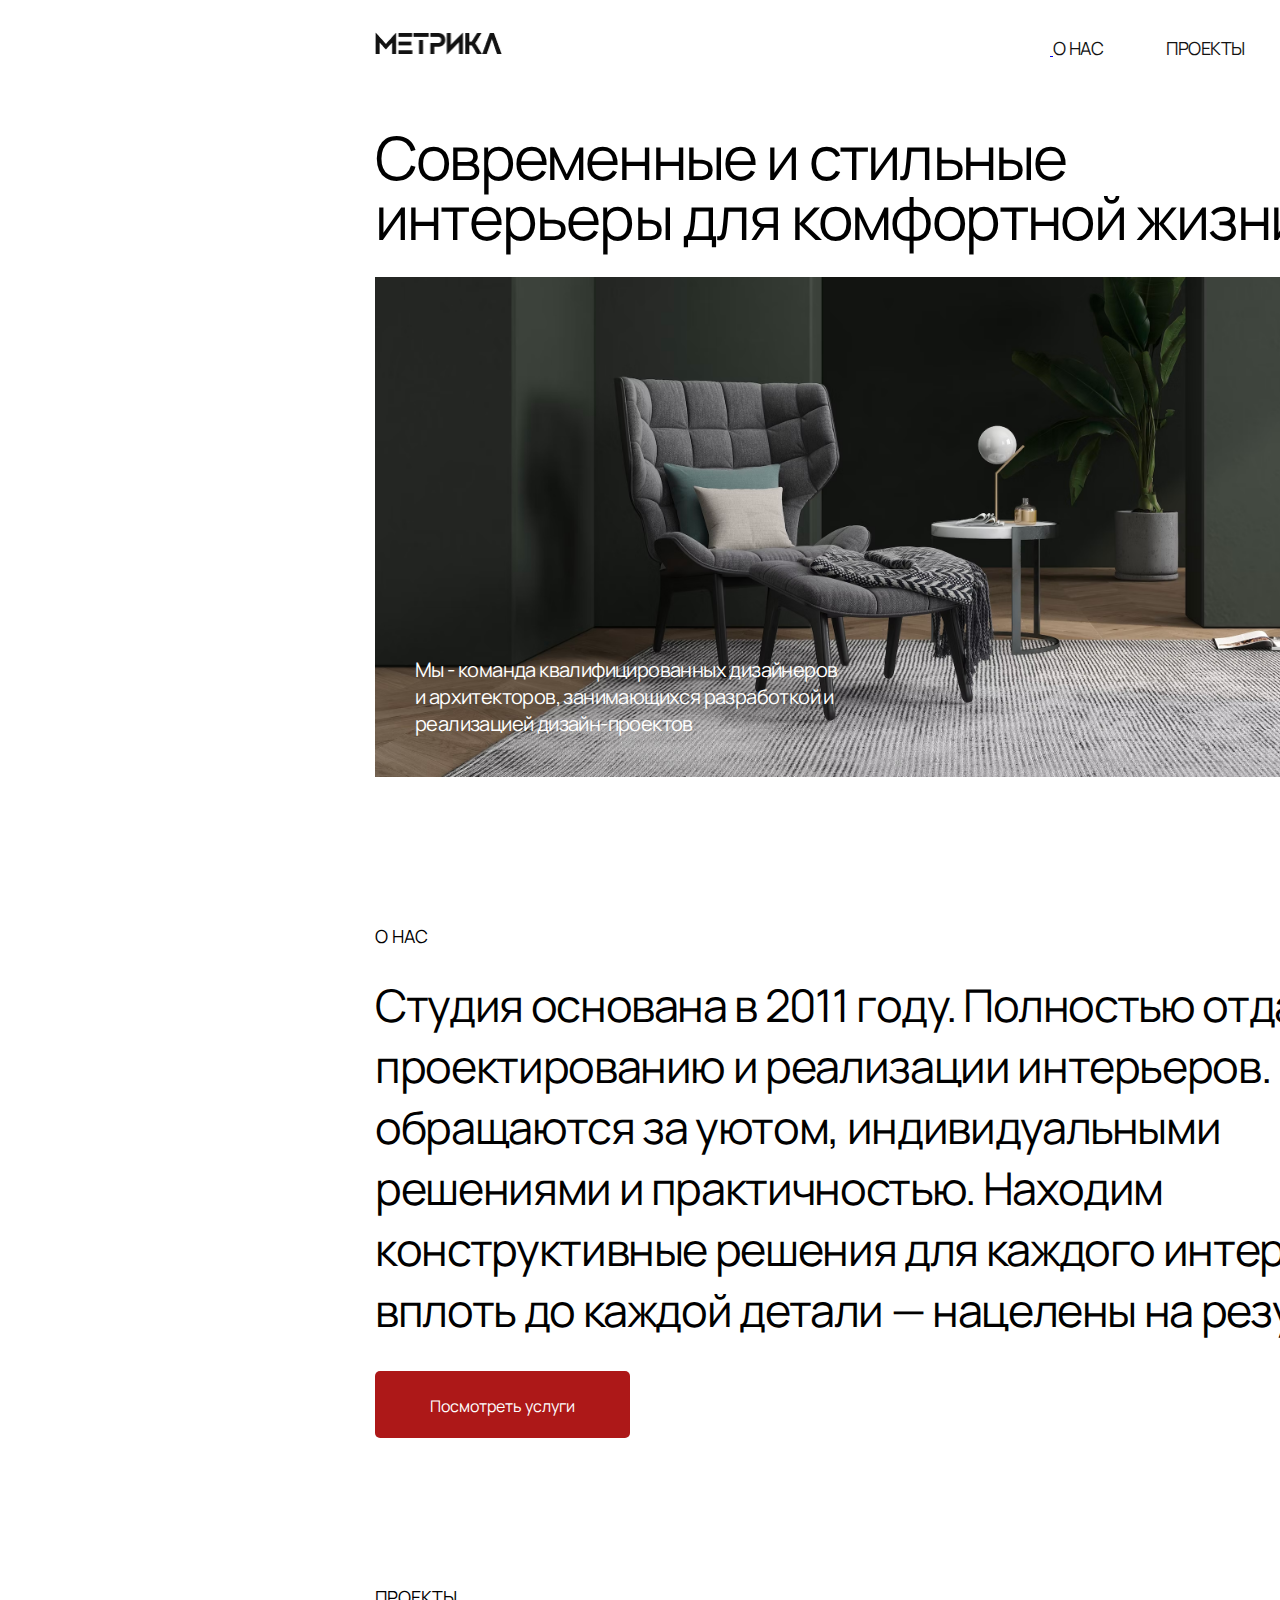
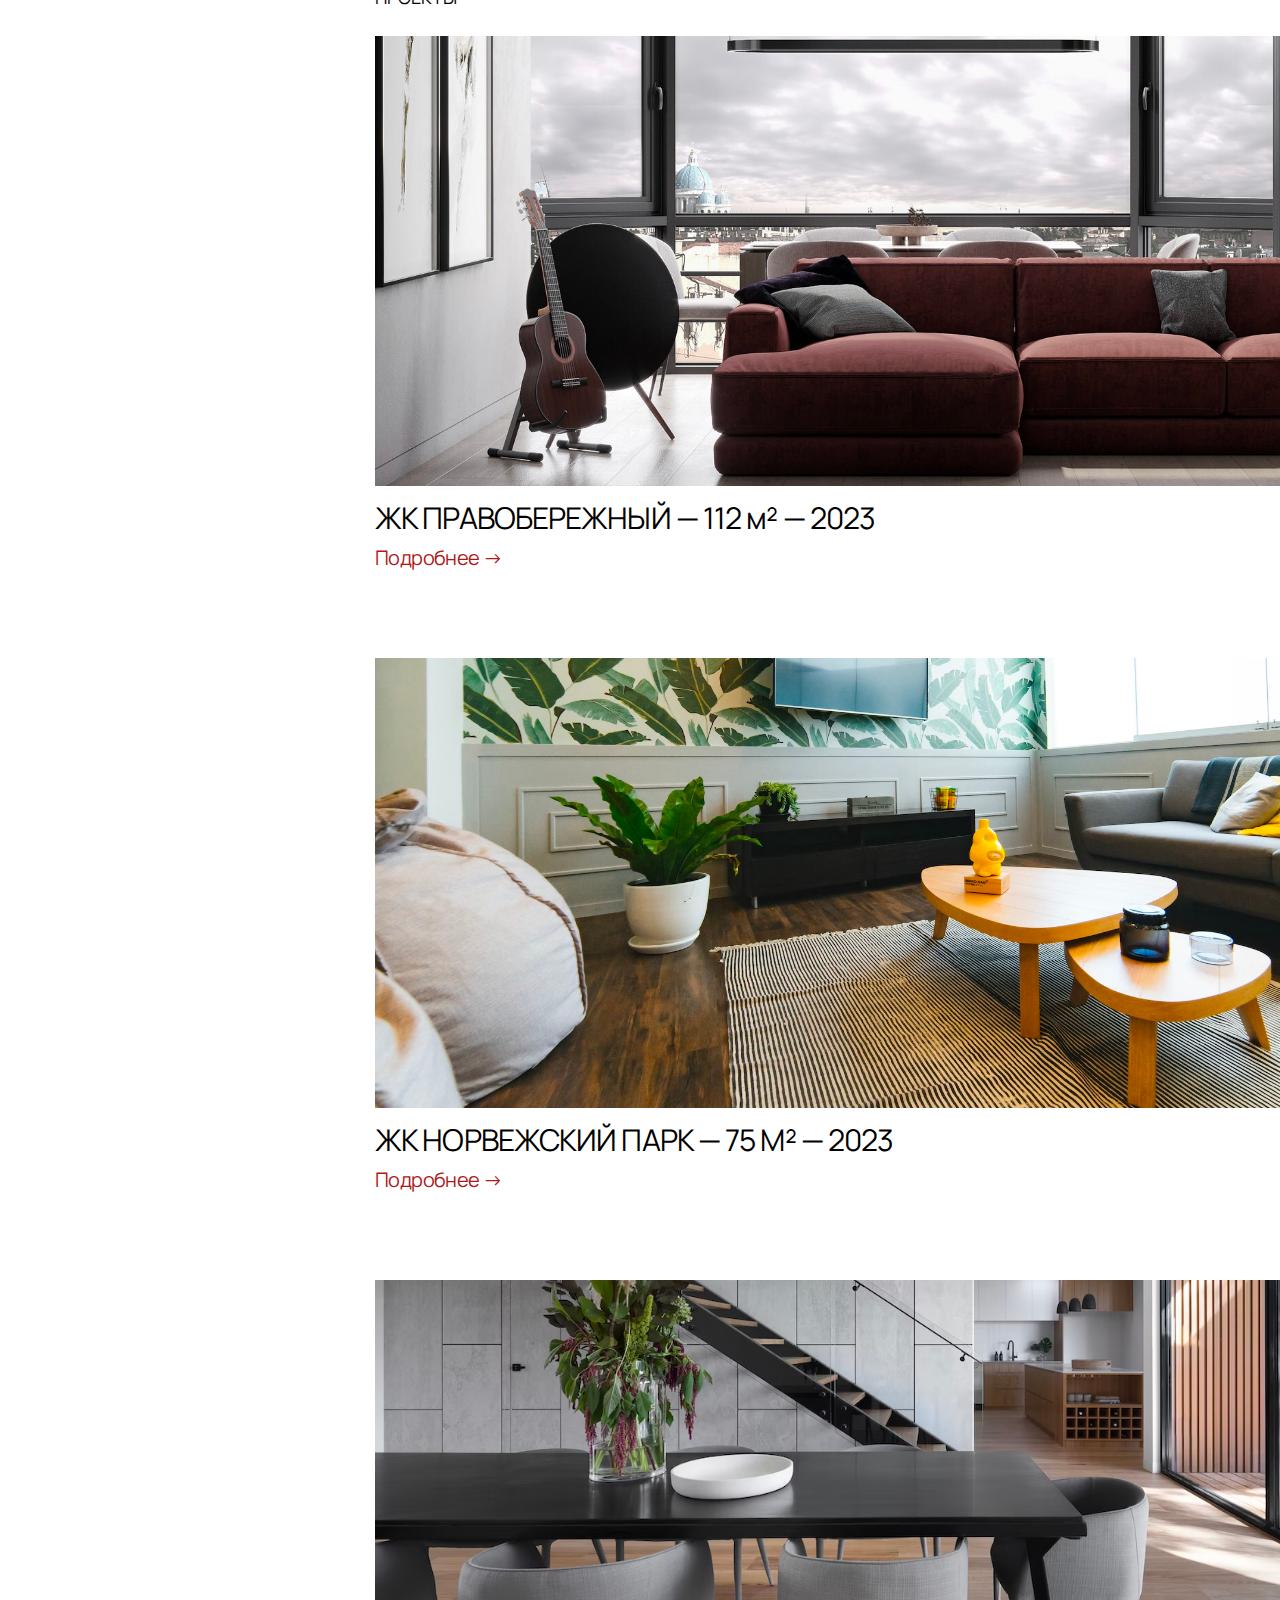
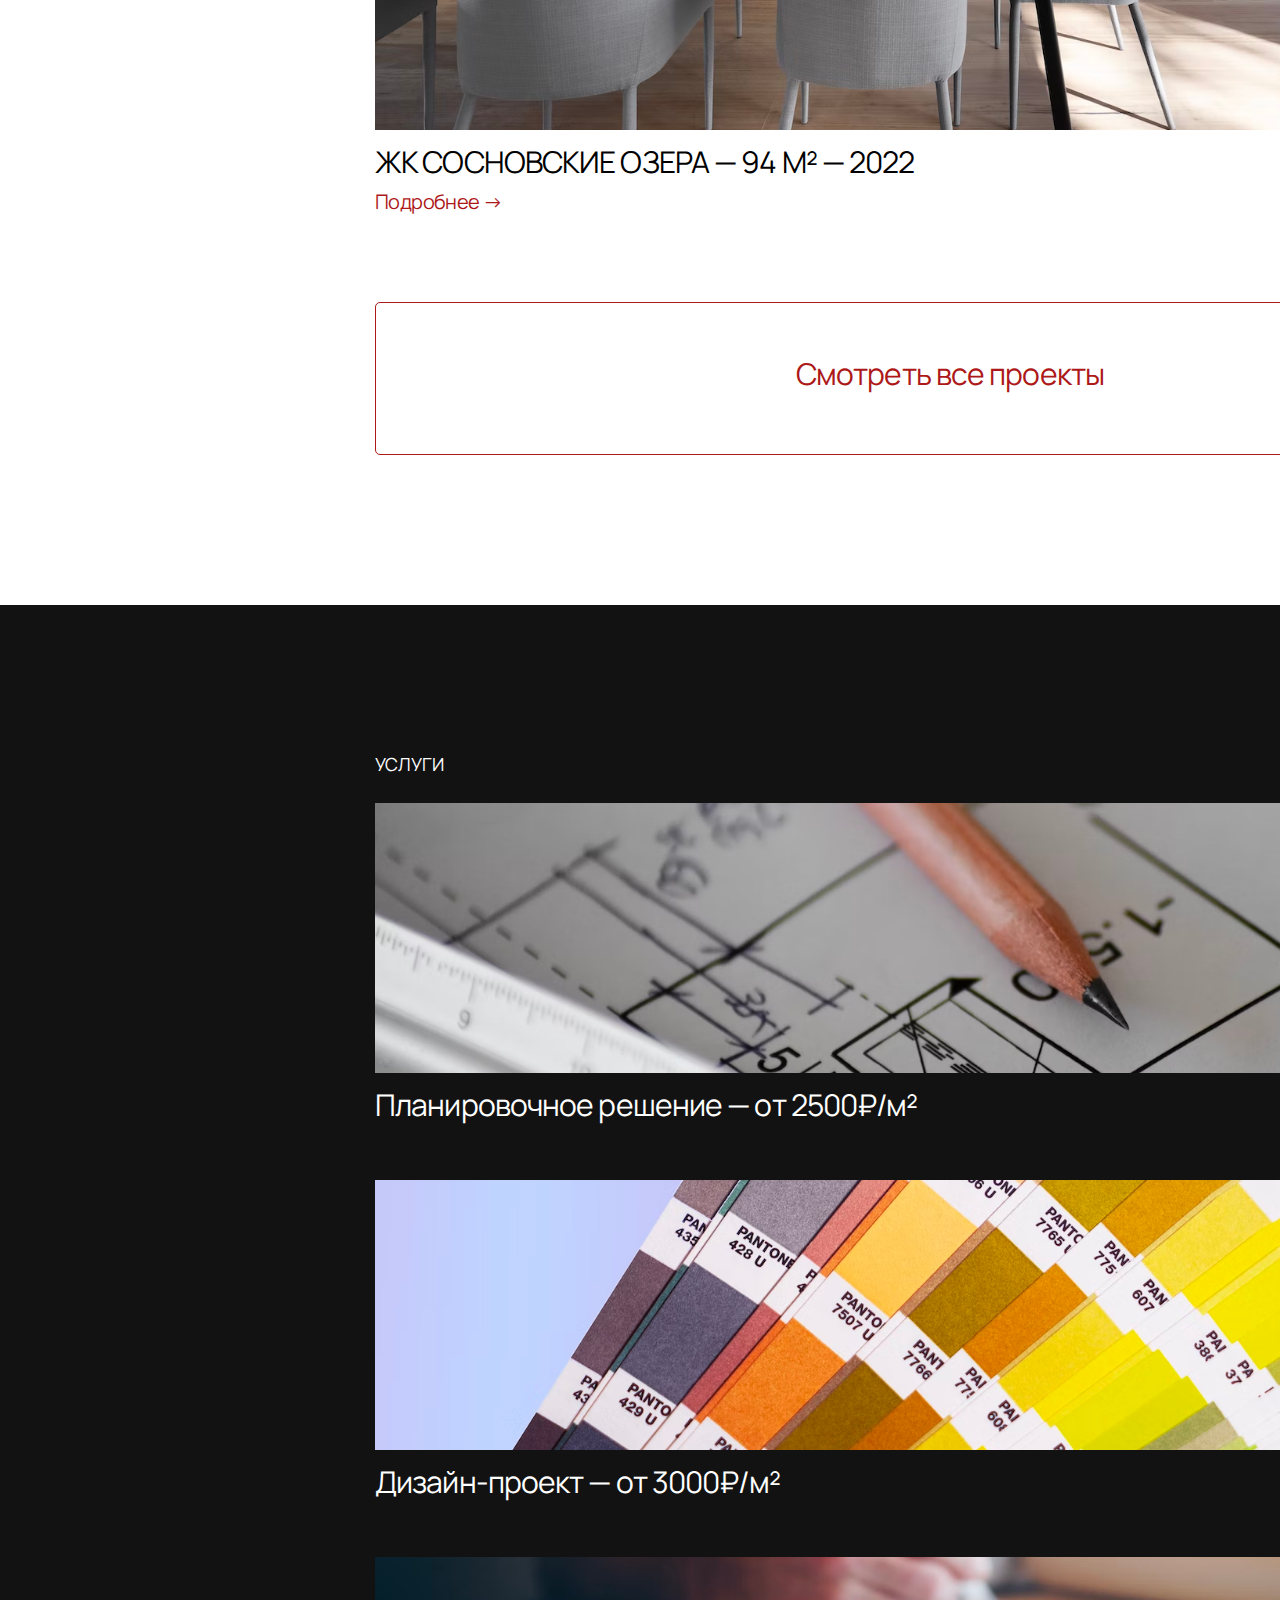
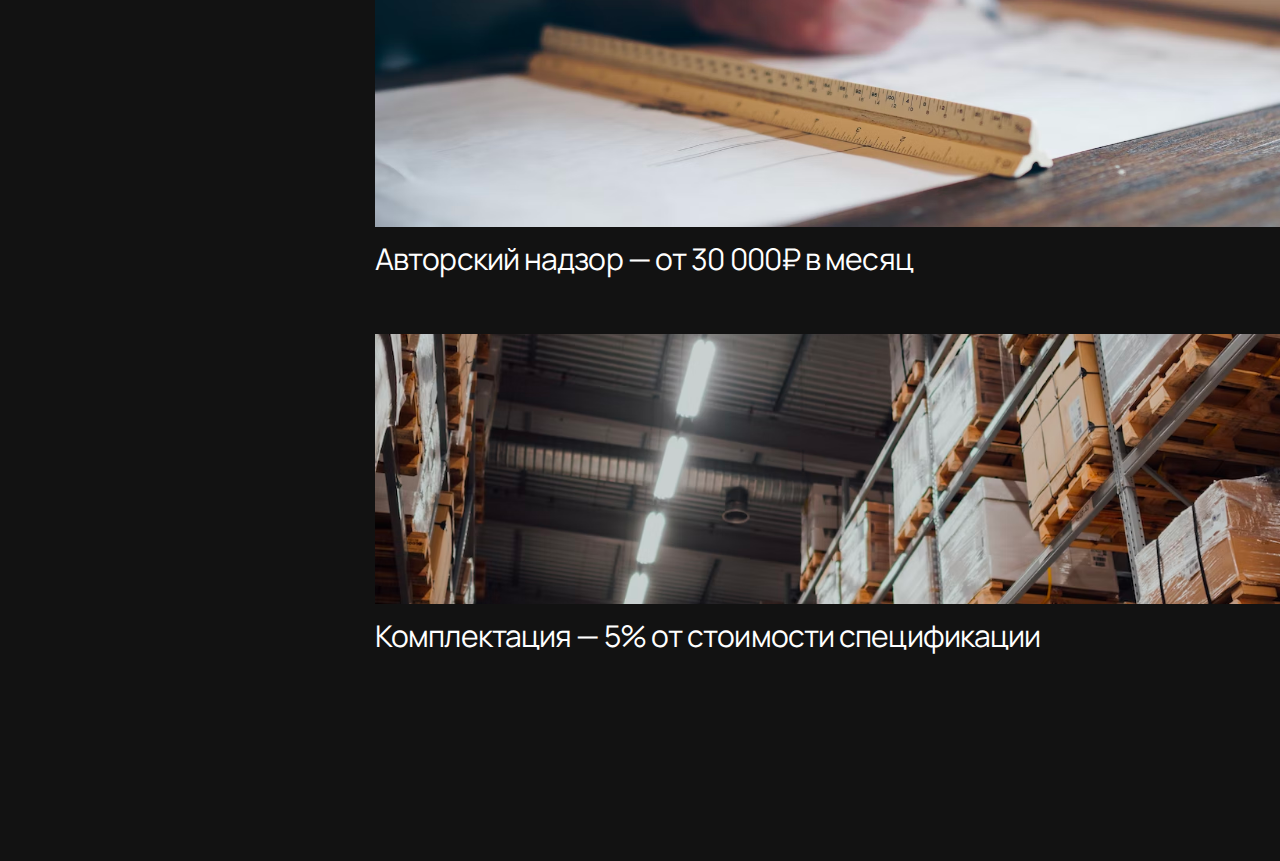
<file: index.html>
<!DOCTYPE html>
<html lang="ru">

<head>
  <meta charset="UTF-8" />
  <link rel="stylesheet" href="styles/reset.css" />
  <link rel="preconnect" href="https://fonts.googleapis.com" />
  <link rel="preconnect" href="https://fonts.gstatic.com" crossorigin />
  <link
    href="https://fonts.googleapis.com/css2?family=Manrope:wght@200..800&family=Raleway:ital,wght@0,100..900;1,100..900&display=swap"
    rel="stylesheet" />
  <link rel="stylesheet" href="styles/styles.css" />
  <title>Сайт</title>
</head>

<body>
  <div class="section-white">
    <div class="header">
      <div class="nav-bar">
        <a href="/index.html">
          <img class="logo" src="./resources/metrika.png" width="127" alt="Метрика-логотип">
        </a>
        <a class="nav__link" href="//">О НАС</a>
        <a class="nav__link" href="//">ПРОЕКТЫ</a>
        <a class="nav__link" href="//">УСЛУГИ</a>
        <a class="nav__link last" href="//">КОНТАКТЫ</a>
      </div>
    </div>
    <div class="main">
      <div class="title-head">
        <h1>Современные и стильные интерьеры для комфортной жизни</h1>
        <div class="title__img">
          <p class="title__img__text">
            Мы - команда квалифицированных дизайнеров и архитекторов,
            занимающихся разработкой и реализацией дизайн-проектов
          </p>
        </div>
      </div>
      <div class="description">
        <h2>О НАС</h2>
        <p class="description__text">
          Студия основана в 2011 году. Полностью отдаемся проектированию и
          реализации интерьеров. К нам обращаются за уютом, индивидуальными
          решениями и практичностью. Находим конструктивные решения для каждого
          интерьера, вплоть до каждой детали — нацелены на результат.
        </p>
        <a class="btn" href="/404">Посмотреть услуги</a>
      </div>
      <ul class="projects">
        <h2>ПРОЕКТЫ</h2>
        <li class="project">
          <img class="projects__img" src="./resources/bereg.png" alt="Красный диван" />
          <p class="project__name">ЖК ПРАВОБЕРЕЖНЫЙ — 112 м² — 2023</p>
          <a class="project__link" href="//">Подробнее →</a>
        </li>
        <li class="project">
          <img class="projects__img" src="./resources/park.png" alt="Гостинная" />
          <p class="project__name">ЖК НОРВЕЖСКИЙ ПАРК — 75 М² — 2023</p>
          <a class="project__link" href="//">Подробнее →</a>
        </li>
        <li class="project">
          <img class="projects__img" src="./resources/ozera.png" alt="Интерьер кухни" />
          <p class="project__name">ЖК СОСНОВСКИЕ ОЗЕРА — 94 М² — 2022</p>
          <a class="project__link" href="//">Подробнее →</a>
        </li>
        <div>
          <a class="projects__btn">Смотреть все проекты</a>
        </div>
      </ul>
    </div>
  </div>
  <div class="section-black">
    <div class="section">
      <ul class="services">
        <h2>Услуги</h2>
        <li class="service">
          <img class="service__img" src="./resources/plan-resh.png" alt="Карандаш на бумаге" />
          <p class="service__name">Планировочное решение — от 2500₽/м²</p>
        </li>
        <li class="service">
          <img class="service__img" src="./resources/design-proj.png" alt="Палитра PANTONE" />
          <p class="service__name">Дизайн-проект — от 3000₽/м²</p>
        </li>
        <li class="service">
          <img class="service__img" src="./resources/author-control.png" alt="Подготовка чертежа" />
          <p class="service__name">Авторский надзор — от 30 000₽ в месяц</p>
        </li>
        <li class="service">
          <img class="service__img" src="./resources/komplektaciya.png" alt="Паллеты на складе" />
          <p class="service__name">Комплектация — 5% от стоимости спецификации</p>
        </li>
      </ul>
    </div>
  </div>
</body>

</html>
</file>
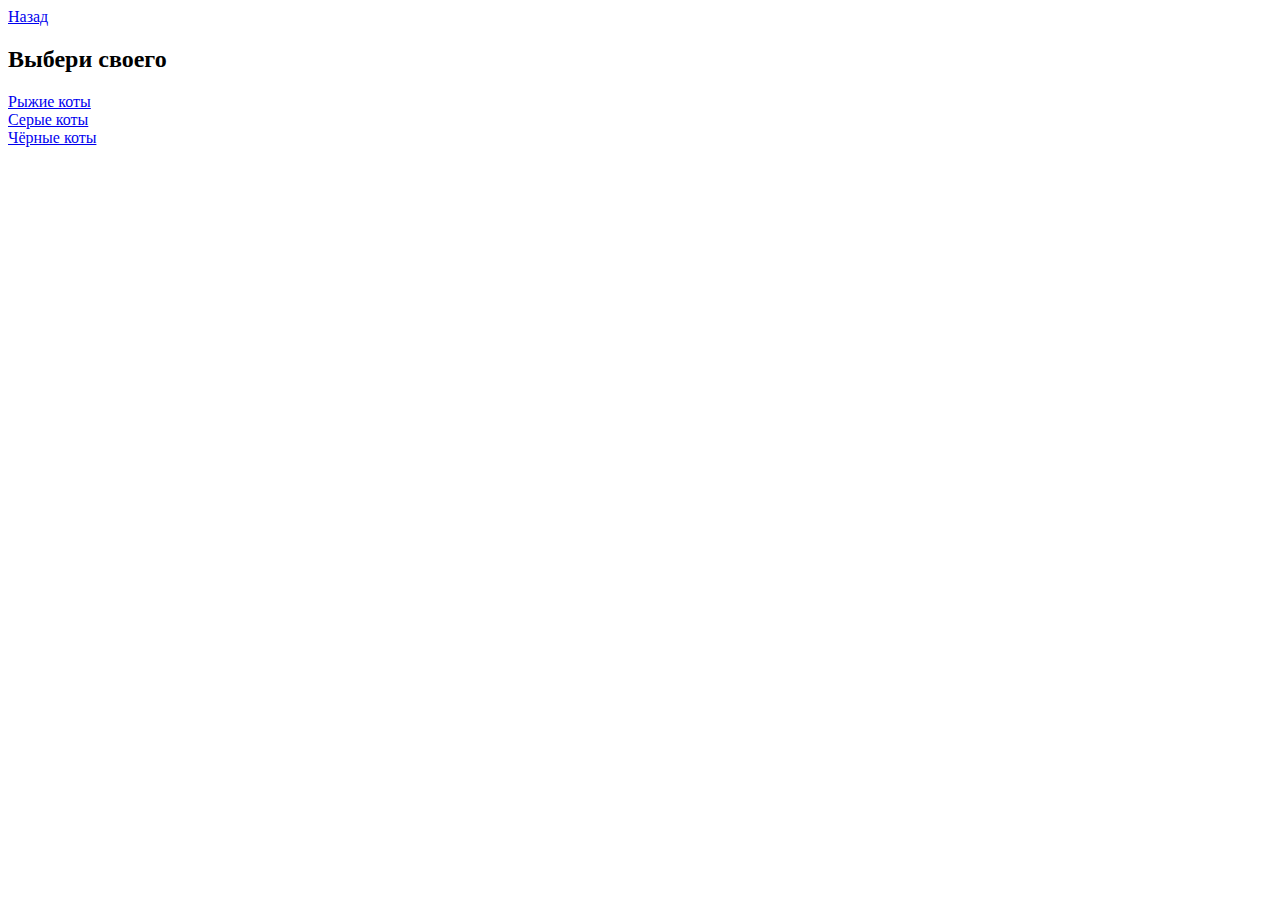
<file: cats.html>
<!DOCTYPE html>
<html lang="ru">
<head>
    <meta charset="UTF-8">
    <title>Котовый список</title>
    <link rel="stylesheet" href="index.css">
</head>
<body>
    <header>
    <a href="index.html">Назад</a>
    <h2>Выбери своего</h2>
    </header>
    <main>
    <div>
    <a href="https://yandex.ru/images/search?from=tabbar&text=рыжие%20коты">Рыжие коты</a>
    </div>
    <div>
    <a href="https://yandex.ru/images/search?from=tabbar&text=серые%20коты">Серые коты</a>
    </div>
    <div>
    <a href="https://yandex.ru/images/search?from=tabbar&text=чёрные%20коты">Чёрные коты</a>
    </div>
    </main>
</body>
</html>
</file>
<file: styles/styles.css>
body {
  font-family: "Manrope", sans-serif;
  width: 100%;
}

.section-white {
  background-color: #ffffff;
  min-width: 1900px;
}

.header {
  width: 1400px;
  min-width: 1400px;
  margin: 32px auto 70px;
  padding: 0 125px 0;

}

.nav-bar {
  display: inline-block;
  position: relative;
}

.logo {
  margin-right: 548px;
  display: inline-block;

}

.nav__link {
  margin-right: 60px;
  font-weight: 400;
  font-size: 18px;
  line-height: 18px;
  letter-spacing: -0.03em;
  color: #121212;
  text-decoration: none;
  display: inline-block;

}

.last {
  margin-right: 0px;
  float: right;
  position: absolute;
  bottom: 0px;
}

.nav__link:active {
  text-decoration-line: line-through;
}

.main {
  width: 1400px;
  margin: 0 auto;
  background-color: #ffffff;
  padding: 0 125px 0;
}

.title-head {
  width: 1150px;
  height: 650px;
}

h1 {
  width: 956px;
  font-weight: 400;
  font-size: 60px;
  line-height: 60px;
  text-align: left;
  margin-bottom: 30px;
  letter-spacing: -0.03em;
}

.title__img {
  background-image: url(../resources/h1background.png);
  width: 1150px;
  height: 500px;
  background-size: cover;
  background-repeat: no-repeat;
  background-position: bottom;
  position: relative;
}

.title__img__text {
  font-weight: 400;
  font-size: 20px;
  line-height: 27px;
  color: #ffffff;
  width: 430px;
  height: 81px;
  letter-spacing: -0.03em;
  position: absolute;
  left: 40px;
  bottom: 40px;
}

h2 {
  font-weight: 400;
  font-size: 18px;
  line-height: 100%;
  text-transform: uppercase;
  padding-top: 150px;
  margin-bottom: 30px;
}

.description {
  width: 1051px;
}

p.description__text {
  width: 100%;
  font-weight: 400;
  font-size: 45px;
  line-height: 61px;
  margin-bottom: 30px;
  text-align: left;
  letter-spacing: -0.03em;
}

.btn {
  width: 255px;
  height: 67px;
  background-color: #ad1818;
  color: #ffffff;
  border-radius: 5px;
  padding: 20px 40px;
  display: block;
  text-align: center;
  line-height: 30px;
  cursor: pointer;
  text-decoration: none;
}

.projects {
  width: 1150px;
  margin-bottom: 150px;
}

.project {
  width: 100%;
  margin-bottom: 90px;
}

.projects__img {
  margin-bottom: 15px;
  width: 1150px;
  height: 450px;
  object-fit: cover;
  object-position: 0 92%;
}

.project__name {
  font-weight: 400;
  font-size: 30px;
  line-height: 30px;
  letter-spacing: -0.03em;
  margin-bottom: 15px;
}

a.projects {
  width: 127px;
  font-weight: 400;
  font-size: 20px;
  line-height: 20px;
  letter-spacing: -0.03em;
  color: #ad1818;
  text-decoration: none;
  padding-left: 2px;
}

.project__link {
  width: 127px;
  font-weight: 400;
  font-size: 20px;
  line-height: 20px;
  letter-spacing: -0.03em;
  color: #ad1818;
  text-decoration: none;
}

a.projects__btn {
  width: 1150px;
  height: 153px;
  display: block;
  border: 1px solid #AD1818;
  font-weight: 400;
  font-size: 30px;
  line-height: 30px;
  letter-spacing: -0.03em;
  color: #AD1818;
  text-align: center;
  padding-top: 56px;
  border-radius: 5px;
}

a.projects__btn:hover {
  background-color: #AD1818;
  color: #ffffff;
  cursor: pointer;
}

.section-black {
  background-color: #121212;
  min-width: 1900px;
}

.section {
  margin: 0 auto;
  width: 1400px;
}

.services {
  width: 1150px;
  padding-left: 125px;
  padding-bottom: 150px;
  color: #ffffff;
}

.service {
  width: 1150px;
}

.service__img {
  width: 100%;
  height: 270px;
  margin-bottom: 15px;
  object-fit: cover;
  object-position: 0 50%;
}

.service__name {
  font-weight: 400;
  font-size: 30px;
  line-height: 30px;
  letter-spacing: -0.03em;
  margin-bottom: 60px;
}
</file>
<file: index.css>
h1 {
    font-size: 20px;
    color: brown;
}
button {
    background-color: aqua;
    border: none;
    color: aliceblue;
    font-size: 20px;
    padding: 15px;
    border-radius: 15px;
}

button:hover {
        background-color: rgb(0, 199, 199);

}

.header {
    background-color: blanchedalmond;
}
</file>
